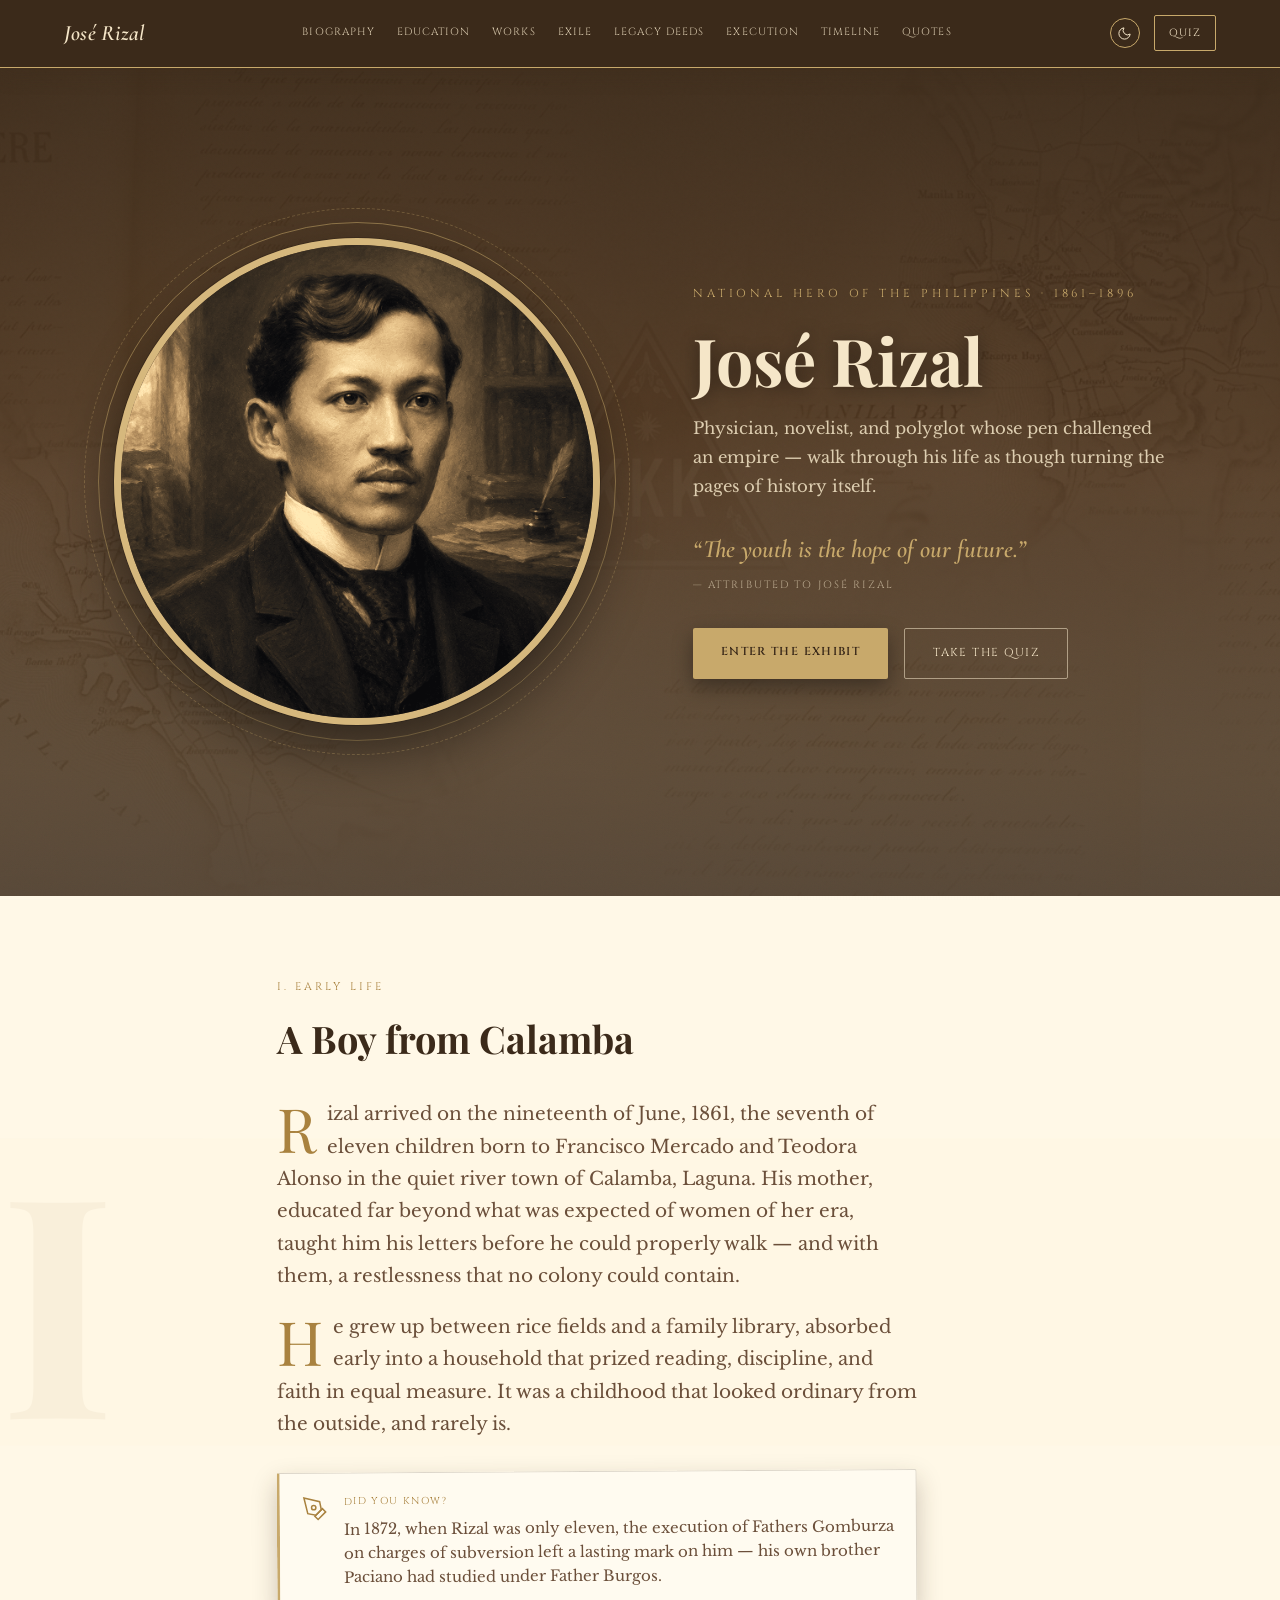
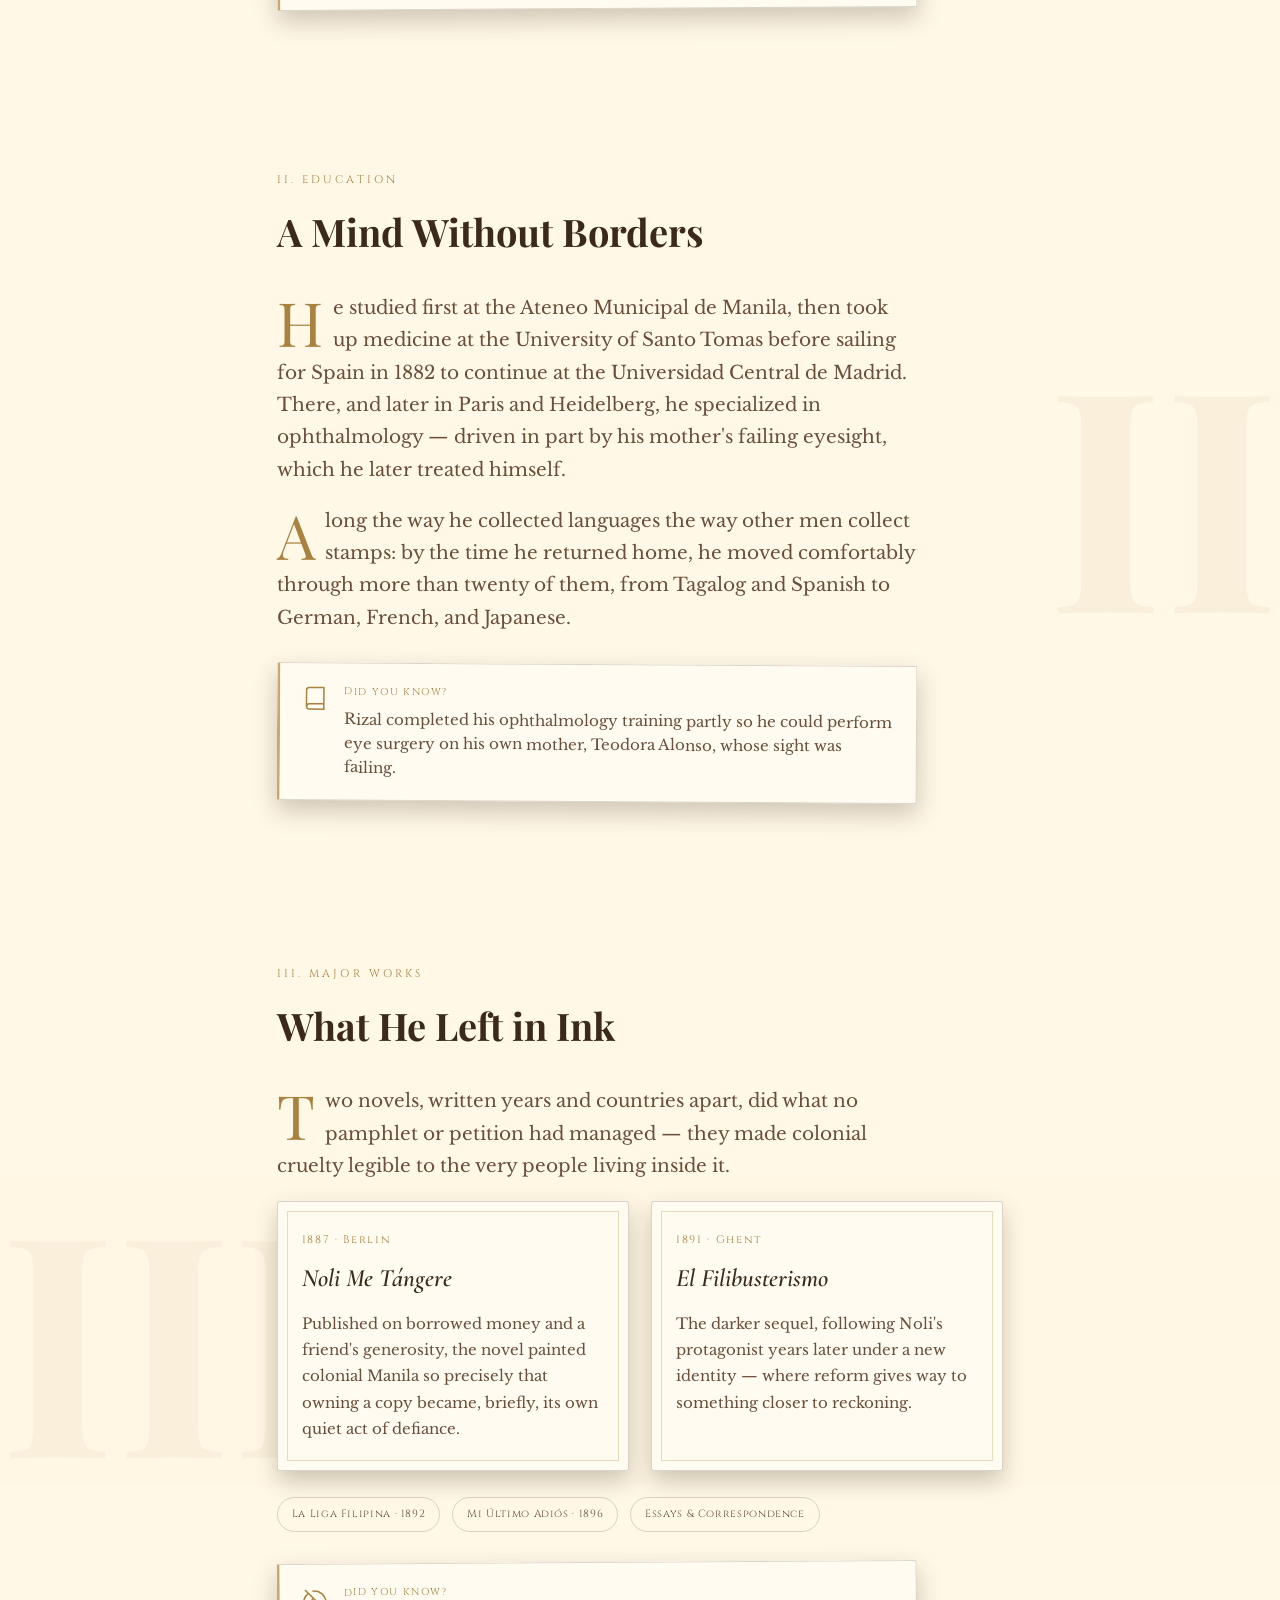
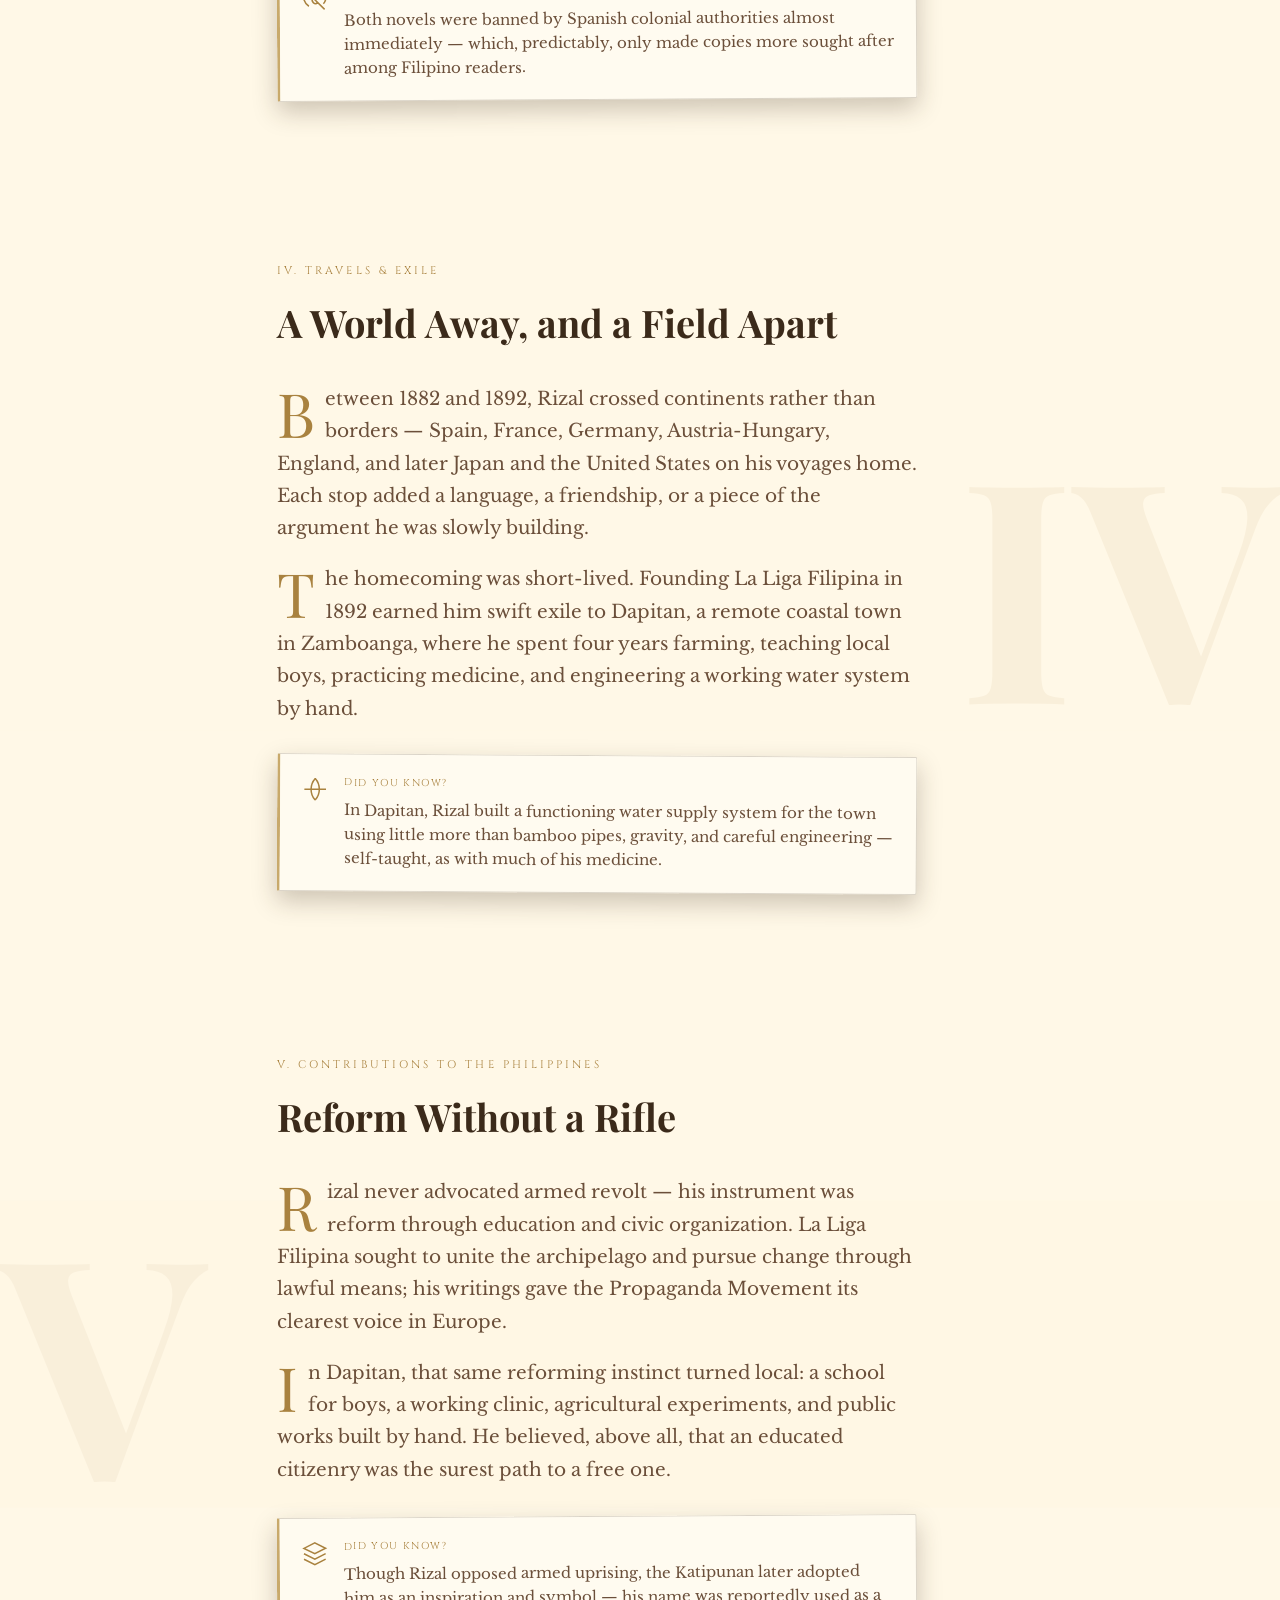
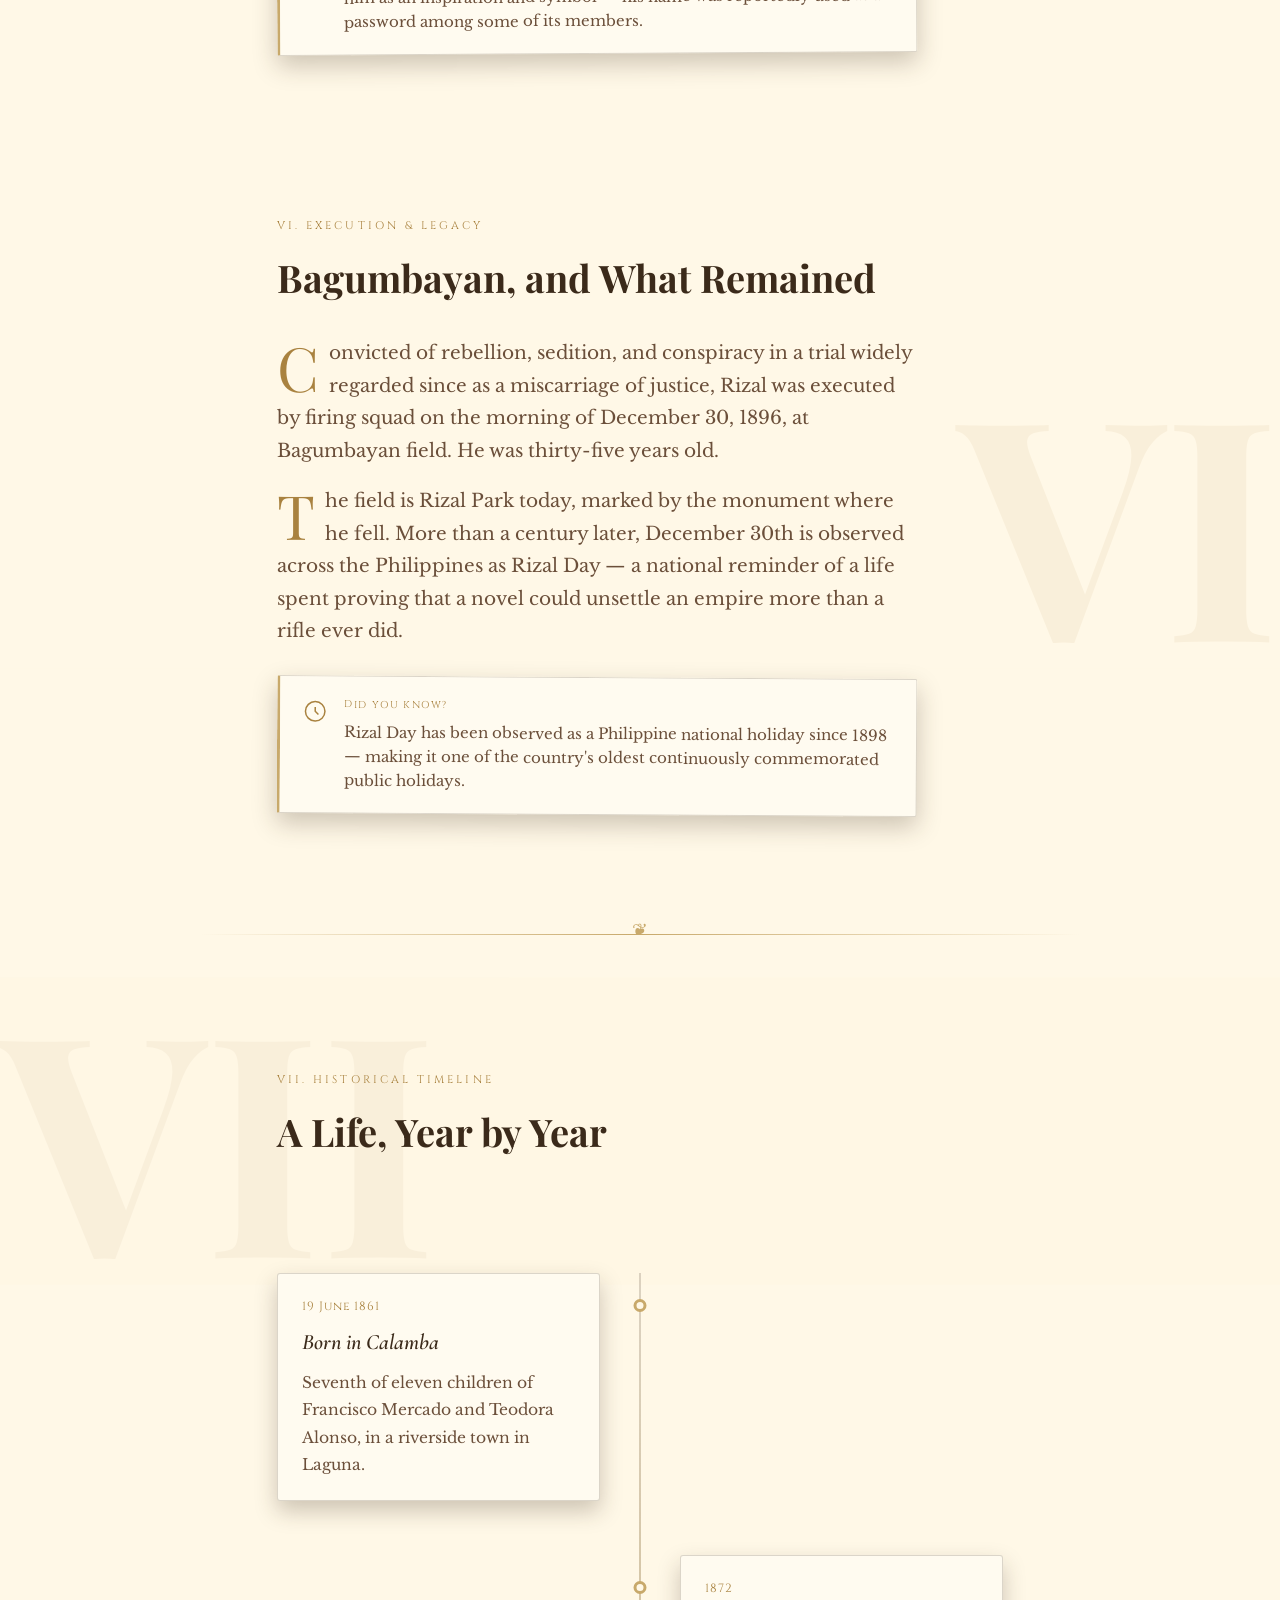
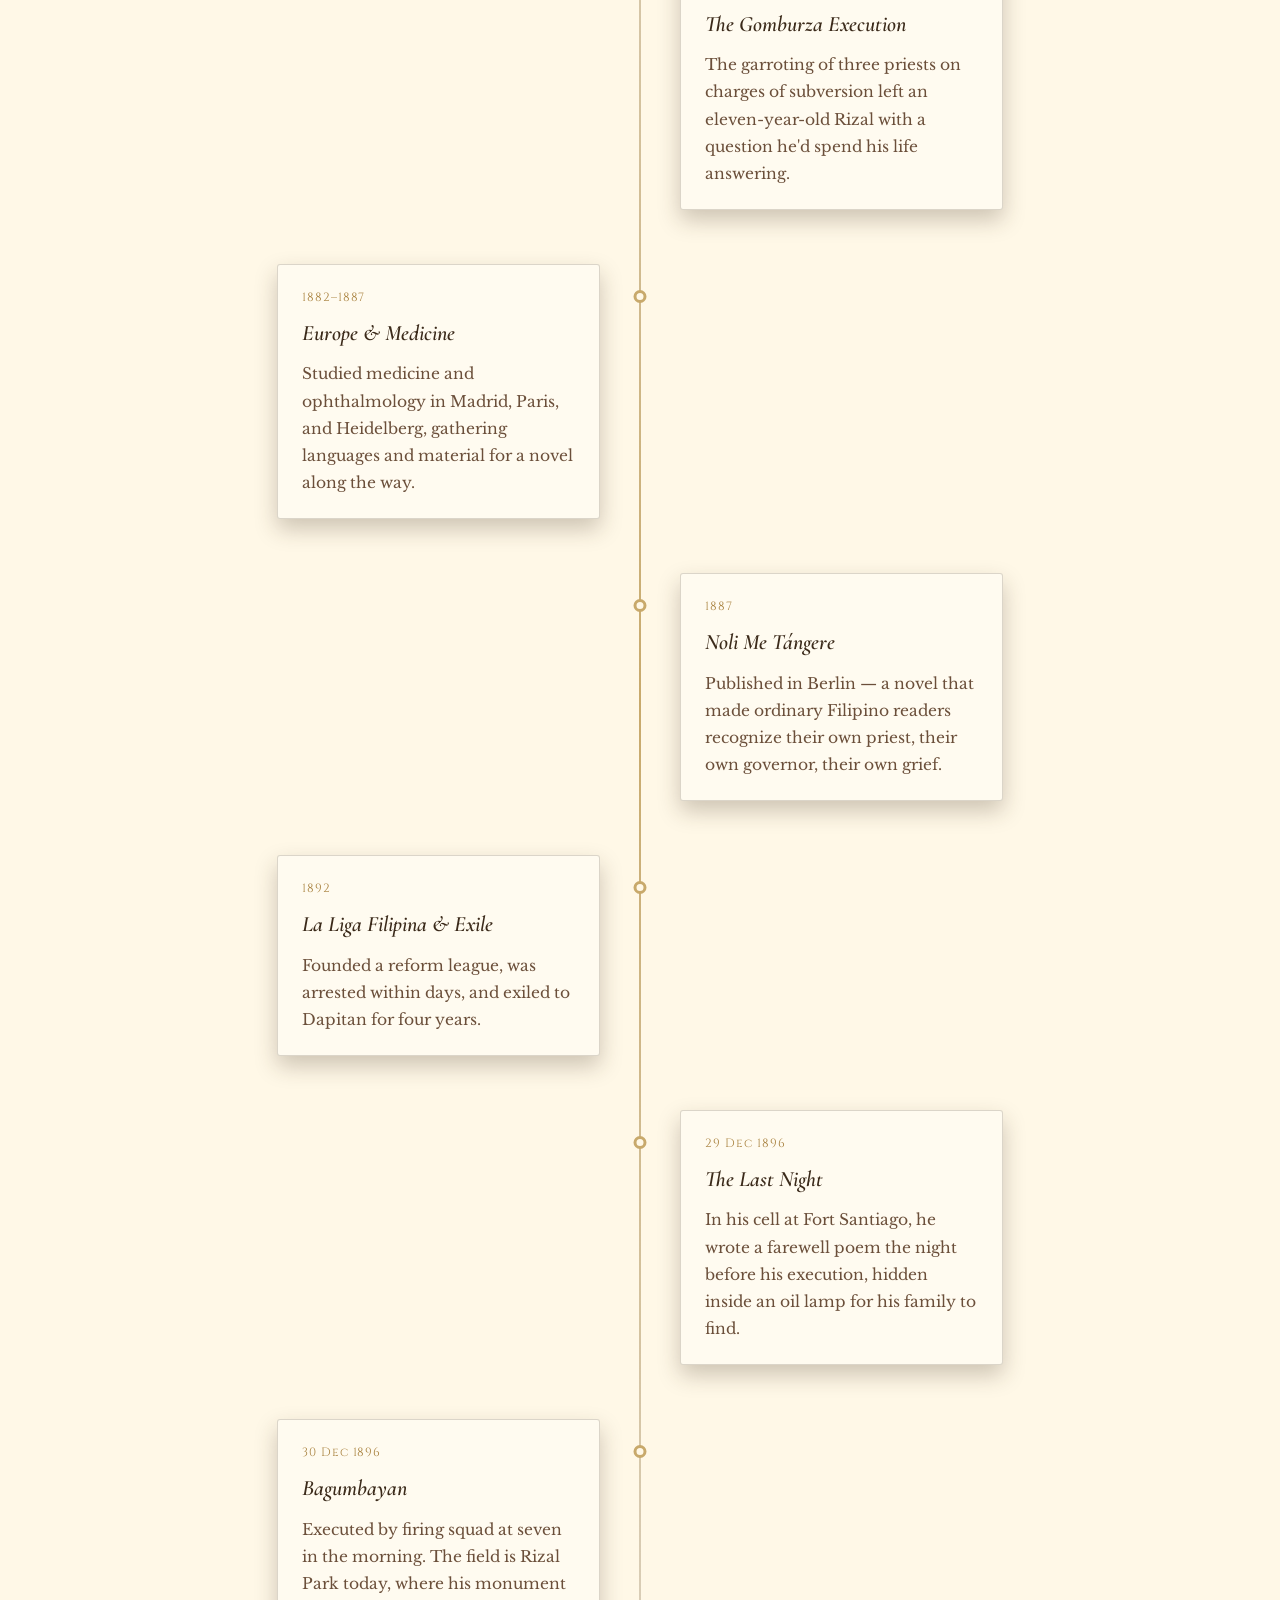
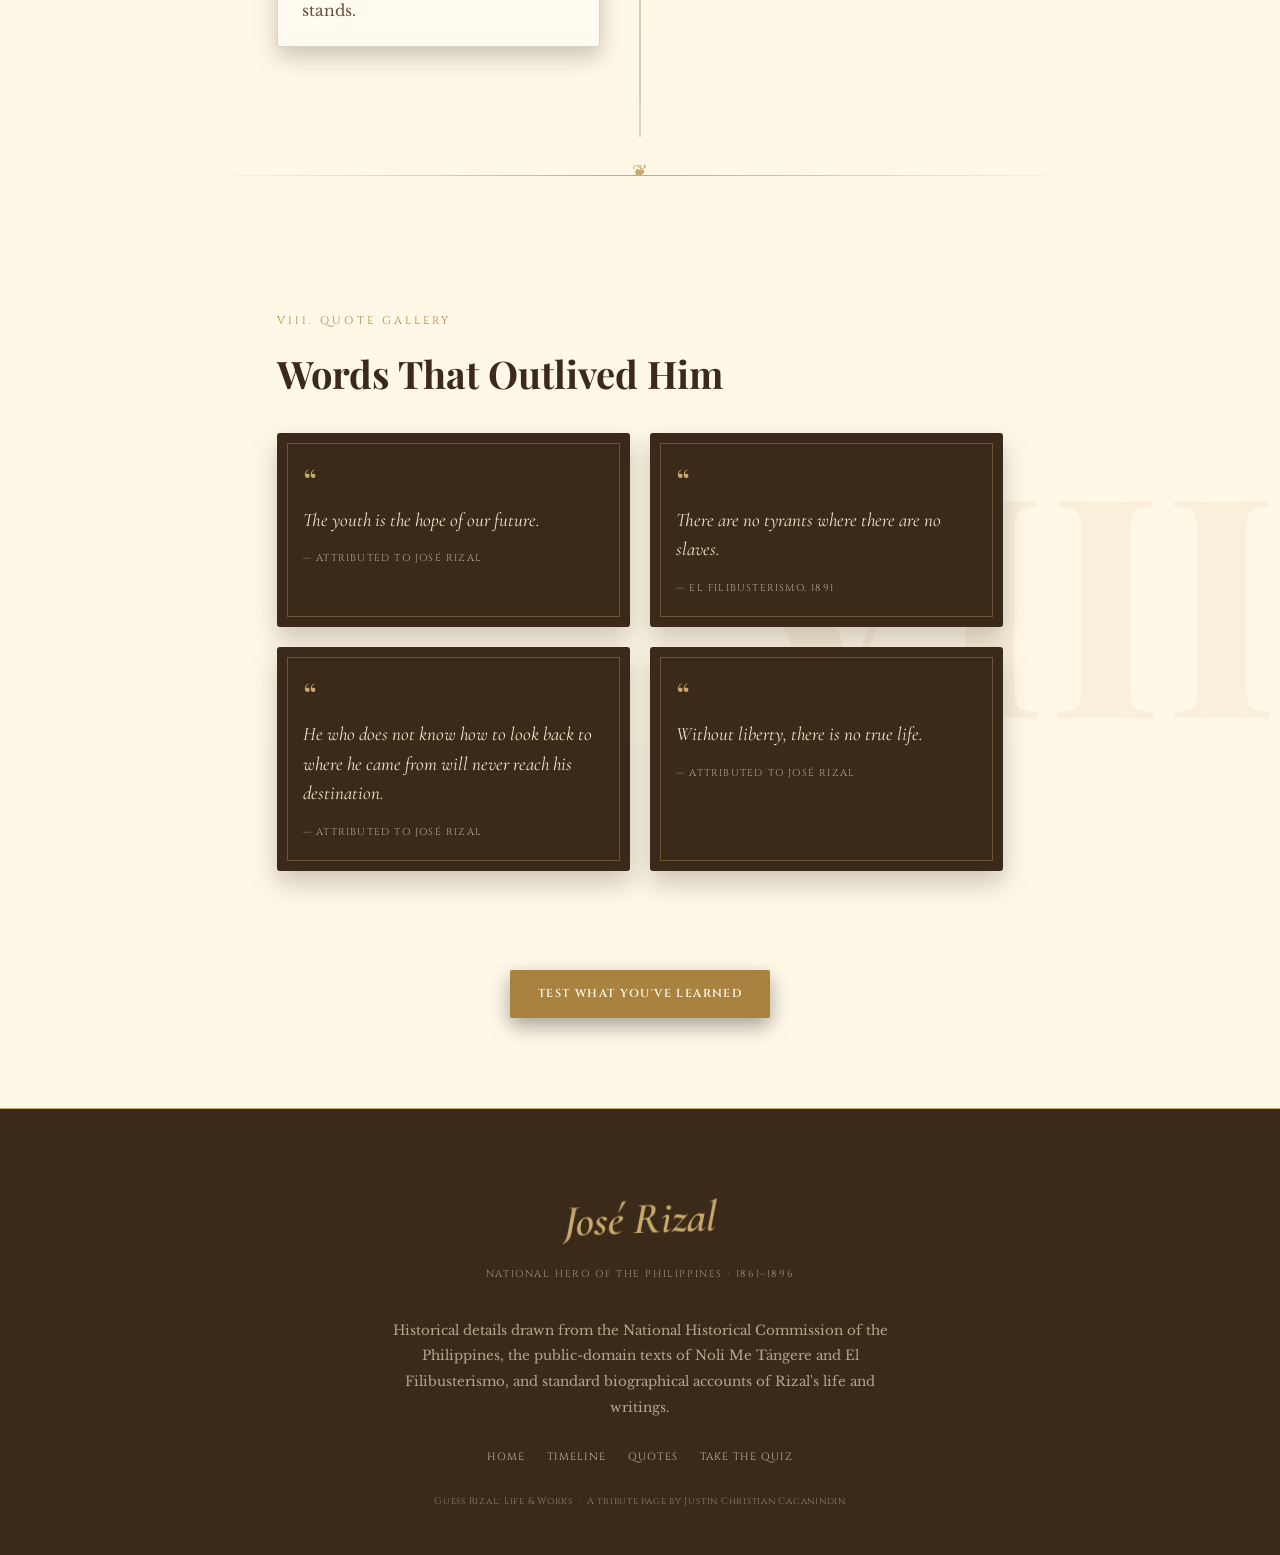
<file: index.html>
<!DOCTYPE html>
<html lang="en">
<head>
<meta charset="UTF-8">
<meta name="viewport" content="width=device-width, initial-scale=1.0">
<title>José Rizal — A Digital Exhibit</title>
<link rel="preconnect" href="https://fonts.googleapis.com">
<link rel="preconnect" href="https://fonts.gstatic.com" crossorigin>
<link href="https://fonts.googleapis.com/css2?family=Playfair+Display:ital,wght@0,500;0,600;0,700;1,500&family=Cormorant+Garamond:ital,wght@0,500;0,600;1,500;1,600&family=Libre+Baskerville:ital,wght@0,400;0,700;1,400&family=Cinzel:wght@500;600&display=swap" rel="stylesheet">
<link rel="stylesheet" href="css/style.css">
</head>
<body data-theme="light">

<div class="grain"></div>

<!--nav bar-->
<nav class="book-nav" id="bookNav">
  <a href="#hero" class="brand">José Rizal</a>
  <div class="links">
    <a href="#biography">Biography</a>
    <a href="#education">Education</a>
    <a href="#works">Works</a>
    <a href="#travels">Exile</a>
    <a href="#contributions">Legacy Deeds</a>
    <a href="#legacy">Execution</a>
    <a href="#timeline">Timeline</a>
    <a href="#quotes">Quotes</a>
  </div>
  <div class="right">
    <button class="theme-toggle" id="themeToggle" aria-label="Toggle dark mode" title="Toggle candlelight mode">
      <svg viewBox="0 0 24 24" fill="none" stroke="currentColor" stroke-width="1.6" id="themeIcon">
        <path d="M21 12.8A9 9 0 1111.2 3 7 7 0 0021 12.8z"/>
      </svg>
    </button>
    <a class="nav-quiz" href="rizal-quiz.html">Quiz</a>
  </div>
</nav>

<section id="hero" class="hero" style="padding:0;">
  <div class="hero-inner">
    <div class="hero-portrait-frame">
      <img src="images/jose-rizal-portrait.png" alt="Portrait of José Rizal"
           onerror="this.style.display='none'; this.nextElementSibling.style.display='flex';">
      <div class="hero-portrait-fallback">Add images/RizalPortrait.jpg to see his portrait here</div>
    </div>
    <div class="hero-content">
      <div class="hero-eyebrow">National Hero of the Philippines · 1861–1896</div>
      <h1 class="hero-title">José Rizal</h1>
      <p class="hero-sub">Physician, novelist, and polyglot whose pen challenged an empire — walk through his life as though turning the pages of history itself.</p>
      <p class="hero-quote">The youth is the hope of our future.</p>
      <div class="hero-quote-attr">— attributed to José Rizal</div>
      <div class="hero-cta">
        <a class="btn btn-solid" href="#biography">Enter the Exhibit</a>
        <a class="btn btn-line" href="rizal-quiz.html">Take the Quiz</a>
      </div>
    </div>
  </div>
</section>

<!-- ============ BIOGRAPHY ============ -->
<section id="biography" class="reveal" data-num="I" data-side="left">
  <div class="kicker">I. Early Life</div>
  <h2 class="sec-title">A Boy from Calamba</h2>
  <p class="lede">Rizal arrived on the nineteenth of June, 1861, the seventh of eleven children born to Francisco Mercado and Teodora Alonso in the quiet river town of Calamba, Laguna. His mother, educated far beyond what was expected of women of her era, taught him his letters before he could properly walk — and with them, a restlessness that no colony could contain.</p>
  <p class="lede">He grew up between rice fields and a family library, absorbed early into a household that prized reading, discipline, and faith in equal measure. It was a childhood that looked ordinary from the outside, and rarely is.</p>
  <div class="fact-card">
    <svg viewBox="0 0 24 24" fill="none" stroke="currentColor" stroke-width="1.4"><path d="M12 19l7-7 3 3-7 7-3-3z"/><path d="M18 13l-1.5-7.5L2 2l3.5 14.5L13 18l5-5z"/><circle cx="11" cy="11" r="2"/></svg>
    <div>
      <div class="fact-card-label">Did You Know?</div>
      <p>In 1872, when Rizal was only eleven, the execution of Fathers Gomburza on charges of subversion left a lasting mark on him — his own brother Paciano had studied under Father Burgos.</p>
    </div>
  </div>
</section>

<!-- ============ EDUCATION ============ -->
<section id="education" class="reveal" data-num="II" data-side="right">
  <div class="kicker">II. Education</div>
  <h2 class="sec-title">A Mind Without Borders</h2>
  <p class="lede">He studied first at the Ateneo Municipal de Manila, then took up medicine at the University of Santo Tomas before sailing for Spain in 1882 to continue at the Universidad Central de Madrid. There, and later in Paris and Heidelberg, he specialized in ophthalmology — driven in part by his mother's failing eyesight, which he later treated himself.</p>
  <p class="lede">Along the way he collected languages the way other men collect stamps: by the time he returned home, he moved comfortably through more than twenty of them, from Tagalog and Spanish to German, French, and Japanese.</p>
  <div class="fact-card">
    <svg viewBox="0 0 24 24" fill="none" stroke="currentColor" stroke-width="1.4"><path d="M4 19.5A2.5 2.5 0 016.5 17H20"/><path d="M6.5 2H20v20H6.5A2.5 2.5 0 014 19.5v-15A2.5 2.5 0 016.5 2z"/></svg>
    <div>
      <div class="fact-card-label">Did You Know?</div>
      <p>Rizal completed his ophthalmology training partly so he could perform eye surgery on his own mother, Teodora Alonso, whose sight was failing.</p>
    </div>
  </div>
</section>

<!-- ============ MAJOR WORKS ============ -->
<section id="works" class="reveal" data-num="III" data-side="left">
  <div class="kicker">III. Major Works</div>
  <h2 class="sec-title">What He Left in Ink</h2>
  <p class="lede">Two novels, written years and countries apart, did what no pamphlet or petition had managed — they made colonial cruelty legible to the very people living inside it.</p>
  <div class="works-grid">
    <div class="work-card">
      <div class="work-year">1887 · Berlin</div>
      <div class="work-title">Noli Me Tángere</div>
      <div class="work-desc">Published on borrowed money and a friend's generosity, the novel painted colonial Manila so precisely that owning a copy became, briefly, its own quiet act of defiance.</div>
    </div>
    <div class="work-card">
      <div class="work-year">1891 · Ghent</div>
      <div class="work-title">El Filibusterismo</div>
      <div class="work-desc">The darker sequel, following Noli's protagonist years later under a new identity — where reform gives way to something closer to reckoning.</div>
    </div>
  </div>
  <div class="minor-works">
    <span>La Liga Filipina · 1892</span>
    <span>Mi Último Adiós · 1896</span>
    <span>Essays &amp; Correspondence</span>
  </div>
  <div class="fact-card">
    <svg viewBox="0 0 24 24" fill="none" stroke="currentColor" stroke-width="1.4"><path d="M3 3l18 18M10.5 10.5a3 3 0 004.24 4.24M9.88 4.24A9.94 9.94 0 0112 4c5.5 0 9 4.5 10 8-.42 1.36-1.13 2.68-2.1 3.85M6.1 6.1C4.35 7.3 3 9.05 2 12c.79 2.55 2.4 4.66 4.5 6"/></svg>
    <div>
      <div class="fact-card-label">Did You Know?</div>
      <p>Both novels were banned by Spanish colonial authorities almost immediately — which, predictably, only made copies more sought after among Filipino readers.</p>
    </div>
  </div>
</section>

<!-- ============ TRAVELS & EXILE ============ -->
<section id="travels" class="reveal" data-num="IV" data-side="right">
  <div class="kicker">IV. Travels &amp; Exile</div>
  <h2 class="sec-title">A World Away, and a Field Apart</h2>
  <p class="lede">Between 1882 and 1892, Rizal crossed continents rather than borders — Spain, France, Germany, Austria-Hungary, England, and later Japan and the United States on his voyages home. Each stop added a language, a friendship, or a piece of the argument he was slowly building.</p>
  <p class="lede">The homecoming was short-lived. Founding La Liga Filipina in 1892 earned him swift exile to Dapitan, a remote coastal town in Zamboanga, where he spent four years farming, teaching local boys, practicing medicine, and engineering a working water system by hand.</p>
  <div class="fact-card">
    <svg viewBox="0 0 24 24" fill="none" stroke="currentColor" stroke-width="1.4"><path d="M2 12h20M12 2a15 15 0 010 20M12 2a15 15 0 000 20"/></svg>
    <div>
      <div class="fact-card-label">Did You Know?</div>
      <p>In Dapitan, Rizal built a functioning water supply system for the town using little more than bamboo pipes, gravity, and careful engineering — self-taught, as with much of his medicine.</p>
    </div>
  </div>
</section>

<!-- ============ CONTRIBUTIONS ============ -->
<section id="contributions" class="reveal" data-num="V" data-side="left">
  <div class="kicker">V. Contributions to the Philippines</div>
  <h2 class="sec-title">Reform Without a Rifle</h2>
  <p class="lede">Rizal never advocated armed revolt — his instrument was reform through education and civic organization. La Liga Filipina sought to unite the archipelago and pursue change through lawful means; his writings gave the Propaganda Movement its clearest voice in Europe.</p>
  <p class="lede">In Dapitan, that same reforming instinct turned local: a school for boys, a working clinic, agricultural experiments, and public works built by hand. He believed, above all, that an educated citizenry was the surest path to a free one.</p>
  <div class="fact-card">
    <svg viewBox="0 0 24 24" fill="none" stroke="currentColor" stroke-width="1.4"><path d="M12 2L2 7l10 5 10-5-10-5z"/><path d="M2 17l10 5 10-5M2 12l10 5 10-5"/></svg>
    <div>
      <div class="fact-card-label">Did You Know?</div>
      <p>Though Rizal opposed armed uprising, the Katipunan later adopted him as an inspiration and symbol — his name was reportedly used as a password among some of its members.</p>
    </div>
  </div>
</section>

<!-- ============ EXECUTION & LEGACY ============ -->
<section id="legacy" class="reveal" data-num="VI" data-side="right">
  <div class="kicker">VI. Execution &amp; Legacy</div>
  <h2 class="sec-title">Bagumbayan, and What Remained</h2>
  <p class="lede">Convicted of rebellion, sedition, and conspiracy in a trial widely regarded since as a miscarriage of justice, Rizal was executed by firing squad on the morning of December 30, 1896, at Bagumbayan field. He was thirty-five years old.</p>
  <p class="lede">The field is Rizal Park today, marked by the monument where he fell. More than a century later, December 30th is observed across the Philippines as Rizal Day — a national reminder of a life spent proving that a novel could unsettle an empire more than a rifle ever did.</p>
  <div class="fact-card">
    <svg viewBox="0 0 24 24" fill="none" stroke="currentColor" stroke-width="1.4"><path d="M12 8v4l3 3"/><circle cx="12" cy="12" r="9"/></svg>
    <div>
      <div class="fact-card-label">Did You Know?</div>
      <p>Rizal Day has been observed as a Philippine national holiday since 1898 — making it one of the country's oldest continuously commemorated public holidays.</p>
    </div>
  </div>
</section>

<hr class="flourish">

<!-- ============ TIMELINE ============ -->
<section id="timeline" data-num="VII" data-side="left">
  <div class="kicker">VII. Historical Timeline</div>
  <h2 class="sec-title">A Life, Year by Year</h2>
</section>

<div class="timeline">
  <div class="tl-row left">
    <div class="tl-dot"></div>
    <div class="tl-card">
      <div class="tl-year">19 June 1861</div>
      <div class="tl-head">Born in Calamba</div>
      <div class="tl-body">Seventh of eleven children of Francisco Mercado and Teodora Alonso, in a riverside town in Laguna.</div>
    </div>
  </div>
  <div class="tl-row right">
    <div class="tl-dot"></div>
    <div class="tl-card">
      <div class="tl-year">1872</div>
      <div class="tl-head">The Gomburza Execution</div>
      <div class="tl-body">The garroting of three priests on charges of subversion left an eleven-year-old Rizal with a question he'd spend his life answering.</div>
    </div>
  </div>
  <div class="tl-row left">
    <div class="tl-dot"></div>
    <div class="tl-card">
      <div class="tl-year">1882–1887</div>
      <div class="tl-head">Europe &amp; Medicine</div>
      <div class="tl-body">Studied medicine and ophthalmology in Madrid, Paris, and Heidelberg, gathering languages and material for a novel along the way.</div>
    </div>
  </div>
  <div class="tl-row right">
    <div class="tl-dot"></div>
    <div class="tl-card">
      <div class="tl-year">1887</div>
      <div class="tl-head">Noli Me Tángere</div>
      <div class="tl-body">Published in Berlin — a novel that made ordinary Filipino readers recognize their own priest, their own governor, their own grief.</div>
    </div>
  </div>
  <div class="tl-row left">
    <div class="tl-dot"></div>
    <div class="tl-card">
      <div class="tl-year">1892</div>
      <div class="tl-head">La Liga Filipina &amp; Exile</div>
      <div class="tl-body">Founded a reform league, was arrested within days, and exiled to Dapitan for four years.</div>
    </div>
  </div>
  <div class="tl-row right">
    <div class="tl-dot"></div>
    <div class="tl-card">
      <div class="tl-year">29 Dec 1896</div>
      <div class="tl-head">The Last Night</div>
      <div class="tl-body">In his cell at Fort Santiago, he wrote a farewell poem the night before his execution, hidden inside an oil lamp for his family to find.</div>
    </div>
  </div>
  <div class="tl-row left">
    <div class="tl-dot"></div>
    <div class="tl-card">
      <div class="tl-year">30 Dec 1896</div>
      <div class="tl-head">Bagumbayan</div>
      <div class="tl-body">Executed by firing squad at seven in the morning. The field is Rizal Park today, where his monument stands.</div>
    </div>
  </div>
</div>

<hr class="flourish">

<!-- ============ QUOTE GALLERY ============ -->
<section id="quotes" class="reveal" data-num="VIII" data-side="right">
  <div class="kicker">VIII. Quote Gallery</div>
  <h2 class="sec-title">Words That Outlived Him</h2>
  <div class="quote-grid">
    <div class="quote-card">
      <div class="qmark">&ldquo;</div>
      <div class="qtext">The youth is the hope of our future.</div>
      <div class="qattr">— attributed to José Rizal</div>
    </div>
    <div class="quote-card">
      <div class="qmark">&ldquo;</div>
      <div class="qtext">There are no tyrants where there are no slaves.</div>
      <div class="qattr">— El Filibusterismo, 1891</div>
    </div>
    <div class="quote-card">
      <div class="qmark">&ldquo;</div>
      <div class="qtext">He who does not know how to look back to where he came from will never reach his destination.</div>
      <div class="qattr">— attributed to José Rizal</div>
    </div>
    <div class="quote-card">
      <div class="qmark">&ldquo;</div>
      <div class="qtext">Without liberty, there is no true life.</div>
      <div class="qattr">— attributed to José Rizal</div>
    </div>
  </div>
</section>

<div class="reveal" style="text-align:center; padding:2vh 6vw 10vh;">
  <a class="btn btn-solid" href="rizal-quiz.html" style="background:var(--accent-deep); color:var(--c-cream);">Test What You've Learned</a>
</div>

<!-- ============ FOOTER ============ -->
<footer>
  <div class="signature">José Rizal</div>
  <div class="signature-caption">National Hero of the Philippines · 1861–1896</div>
  <p class="footer-refs">Historical details drawn from the National Historical Commission of the Philippines, the public-domain texts of Noli Me Tángere and El Filibusterismo, and standard biographical accounts of Rizal's life and writings.</p>
  <div class="footer-links">
    <a href="#hero">Home</a>
    <a href="#timeline">Timeline</a>
    <a href="#quotes">Quotes</a>
    <a href="rizal-quiz.html">Take the Quiz</a>
  </div>
  <div class="footer-copy">Guess Rizal: Life &amp; Works &nbsp;·&nbsp; A tribute page by Justin Christian Cacanindin</div>
</footer>

<script>
  // scroll reveal
  const io = new IntersectionObserver((entries)=>{
    entries.forEach(e=>{ if(e.isIntersecting){ e.target.classList.add('in'); } });
  }, {threshold:0.12});
  document.querySelectorAll('.reveal').forEach(el=>io.observe(el));

  // timeline alternating slide-in
  const tio = new IntersectionObserver((entries)=>{
    entries.forEach(e=>{ if(e.isIntersecting){ e.target.classList.add('in'); } });
  }, {threshold:0.25});
  document.querySelectorAll('.tl-row').forEach(el=>tio.observe(el));

  // dark mode toggle with persistence
  const themeToggle = document.getElementById('themeToggle');
  const themeIcon = document.getElementById('themeIcon');
  const sunPath = 'M12 4V2M12 22v-2M4.9 4.9L3.5 3.5M20.5 20.5l-1.4-1.4M4 12H2M22 12h-2M4.9 19.1l-1.4 1.4M20.5 3.5l-1.4 1.4M12 17a5 5 0 100-10 5 5 0 000 10z';
  const moonPath = 'M21 12.8A9 9 0 1111.2 3 7 7 0 0021 12.8z';

  function applyTheme(theme){
    document.body.setAttribute('data-theme', theme);
    themeIcon.setAttribute('d', theme === 'dark' ? sunPath : moonPath);
  }

  let saved = 'light';
  try{ saved = localStorage.getItem('rizal-theme') || 'light'; }catch(e){}
  applyTheme(saved);

  themeToggle.addEventListener('click', ()=>{
    const next = document.body.getAttribute('data-theme') === 'dark' ? 'light' : 'dark';
    applyTheme(next);
    try{ localStorage.setItem('rizal-theme', next); }catch(e){}
  });
</script>

</body>
</html>
</file>
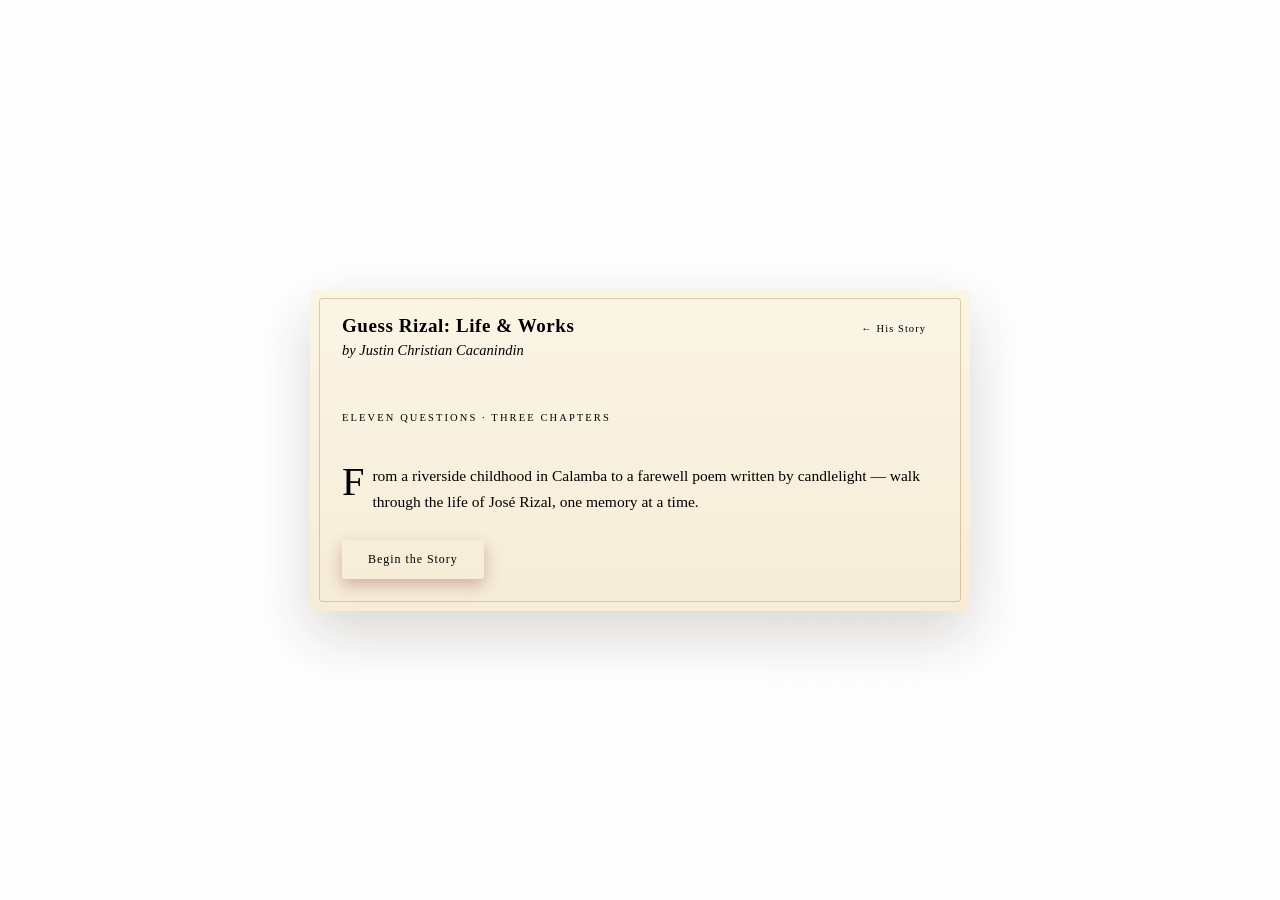
<file: rizal-quiz.html>
<!DOCTYPE html>
<html lang="en">
<head>
<meta charset="UTF-8">
<meta name="viewport" content="width=device-width, initial-scale=1.0">
<title>Guess Rizal: Life & Works</title>
<link rel="preconnect" href="https://fonts.googleapis.com">
<link rel="preconnect" href="https://fonts.gstatic.com" crossorigin>
<link href="https://fonts.googleapis.com/css2?family=Playfair+Display:ital,wght@0,500;0,600;0,700;1,500&family=Cormorant+Garamond:ital,wght@0,400;0,500;0,600;1,400;1,500&family=Libre+Baskerville:ital,wght@0,400;0,700;1,400&family=Cinzel:wght@500;600&display=swap" rel="stylesheet">
<style>
<!-- style design-->
  :root{
    --parchment:#F5E6C8;
    --parchment-deep:#ecd8a8;
    --parchment-edge:#d8be86;
    --cream:#FFF8E7;
    --cream-deep:#f2e4bf;
    --maroon:#6B4F3A;
    --maroon-deep:#3B2A1A;
    --gold:#a9823f;
    --gold-bright:#C8A96B;
    --ink:#3B2A1A;
    --ink-soft:#6B4F3A;
    --display:'Cinzel', serif;
    --script:'Cormorant Garamond', serif;
    --body:'Libre Baskerville', 'Georgia', serif;
    --heading:'Playfair Display', serif;
  }
  *{box-sizing:border-box;}
  body{
    margin:0;
    background:
      radial-gradient(ellipse at top left, rgba(122,31,43,0.05), transparent 55%),
      radial-gradient(ellipse at bottom right, rgba(168,121,31,0.07), transparent 55%),
      var(--parchment);
    color:var(--ink);
    font-family:var(--body);
    min-height:100vh;
    display:flex;
    align-items:center;
    justify-content:center;
    padding:24px;
  }

  body::before{
    content:"";
    position:fixed;
    inset:0;
    pointer-events:none;
    z-index:0;
    opacity:0.5;
    background-image:
      repeating-linear-gradient(0deg, rgba(0,0,0,0.015) 0px, transparent 1px, transparent 2px),
      repeating-linear-gradient(90deg, rgba(0,0,0,0.012) 0px, transparent 1px, transparent 3px);
  }

  .stage{
    width:100%;
    max-width:660px;
    background:linear-gradient(180deg, #fbf5e6, #f6ecd7);
    border:1px solid var(--parchment-edge);
    border-radius:6px;
    position:relative;
    z-index:1;
    box-shadow:0 24px 60px rgba(42,31,20,0.18);
    animation:riseIn .6s ease both;
  }
  @keyframes riseIn{
    from{opacity:0; transform:translateY(14px);}
    to{opacity:1; transform:translateY(0);}
  }
  .stage::before{
    content:"";
    position:absolute;
    top:9px; left:9px; right:9px; bottom:9px;
    border:1px solid rgba(168,121,31,0.35);
    border-radius:3px;
    pointer-events:none;
  }

  header{
    padding:26px 32px 18px;
    border-bottom:2px double var(--gold);
    display:flex;
    align-items:baseline;
    justify-content:space-between;
    gap:14px;
    flex-wrap:wrap;
  }
  header h1{
    font-family:var(--heading);
    font-size:19px;
    font-weight:600;
    letter-spacing:0.03em;
    margin:0;
    color:var(--maroon-deep);
  }
  header .byline{
    font-family:var(--script);
    font-style:italic;
    font-size:14.5px;
    color:var(--ink-soft);
    display:block;
    margin-top:5px;
    font-weight:400;
  }
  header .home-link{
    font-family:var(--display);
    font-size:10.5px;
    letter-spacing:0.1em;
    text-decoration:none;
    color:var(--maroon);
    border:1px solid var(--gold);
    padding:7px 12px;
    border-radius:2px;
    white-space:nowrap;
    transition:background .2s ease;
  }
  header .home-link:hover{background:rgba(168,121,31,0.1);}

  .content{padding:30px 32px 32px;}

  .level-track{
    display:flex;
    gap:6px;
    margin-bottom:20px;
  }
  .level-pill{
    flex:1;
    text-align:center;
    padding:8px 4px;
    font-family:var(--display);
    font-size:10px;
    letter-spacing:0.06em;
    border-radius:3px;
    color:var(--maroon-deep);
    background:var(--cream-deep);
    border:1px solid transparent;
    transition:all .3s ease;
  }
  .level-pill.active{background:var(--maroon); color:var(--parchment); border-color:var(--maroon-deep);}
  .level-pill.done{background:var(--gold-bright); color:var(--maroon-deep);}

  .dots{display:flex;gap:7px;margin-bottom:22px;}
  .dots i{
    width:7px;height:7px;border-radius:50%;
    background:var(--parchment-edge);
    display:block;
    transition:all .3s ease;
  }
  .dots i.done{background:var(--gold-bright);}
  .dots i.current{background:var(--maroon); transform:scale(1.3);}

  .scene{
    width:100%;
    aspect-ratio:16/9;
    background:var(--cream-deep);
    border-radius:4px;
    overflow:hidden;
    margin-bottom:22px;
    position:relative;
    border:1px solid var(--parchment-edge);
    box-shadow:inset 0 0 0 6px #fbf5e6;
  }
  .scene::after{
    content:"";
    position:absolute; inset:0;
    box-shadow:inset 0 0 40px rgba(42,31,20,0.18);
    pointer-events:none;
  }
  .scene img{
    width:100%;
    height:100%;
    object-fit:contain;
    filter:sepia(0.15) contrast(1.02);
  }

  .qtext{
    font-family:var(--script);
    font-style:italic;
    font-weight:600;
    font-size:23px;
    line-height:1.4;
    color:var(--ink);
    margin-bottom:20px;
  }

  .choices{display:grid;gap:10px;margin-bottom:4px;}
  .choice{
    text-align:left;
    font-family:var(--body);
    font-size:15px;
    padding:13px 16px;
    background:var(--cream);
    border:1px solid var(--parchment-edge);
    border-radius:4px;
    cursor:pointer;
    color:var(--ink);
    transition:background .18s ease, transform .12s ease, border-color .18s ease;
    position:relative;
  }
  .choice:hover:not(:disabled){background:var(--cream-deep); transform:translateX(3px); border-color:var(--gold);}
  .choice.correct{
    background:rgba(201,162,39,0.28);
    border-color:var(--gold-bright);
    font-weight:600;
    animation:pulseCorrect .5s ease;
  }
  @keyframes pulseCorrect{
    0%{box-shadow:0 0 0 0 rgba(201,162,39,0.5);}
    100%{box-shadow:0 0 0 8px rgba(201,162,39,0);}
  }
  .choice.wrong{background:rgba(122,31,43,0.1); border-color:rgba(122,31,43,0.3); opacity:0.65;}
  .choice:disabled{cursor:default;}

  .feedback{
    margin-top:18px;
    padding:16px 18px;
    background:var(--maroon-deep);
    color:var(--parchment);
    border-radius:4px;
    font-size:14.5px;
    line-height:1.65;
    animation:fadeSlide .4s ease both;
  }
  @keyframes fadeSlide{
    from{opacity:0; transform:translateY(-6px);}
    to{opacity:1; transform:translateY(0);}
  }
  .feedback .verdict{
    font-family:var(--display);
    font-size:12px;
    letter-spacing:0.1em;
    font-weight:600;
    margin-bottom:6px;
    color:var(--gold-bright);
    text-transform:uppercase;
  }

  .footer-row{
    display:flex;
    justify-content:space-between;
    align-items:center;
    margin-top:22px;
  }
  .score-tag{
    font-family:var(--display);
    font-size:11px;
    letter-spacing:0.06em;
    color:var(--maroon-deep);
  }

  button.primary{
    font-family:var(--display);
    letter-spacing:0.08em;
    background:var(--maroon);
    color:var(--parchment);
    border:1px solid var(--maroon-deep);
    border-radius:3px;
    padding:12px 26px;
    font-size:12px;
    cursor:pointer;
    transition:transform .2s ease, box-shadow .2s ease, opacity .2s ease;
    box-shadow:0 6px 16px rgba(122,31,43,0.3);
  }
  button.primary:hover:not(:disabled){transform:translateY(-2px); box-shadow:0 10px 22px rgba(122,31,43,0.4);}
  button.primary:disabled{opacity:0.35; cursor:default; box-shadow:none;}

  .lede{font-size:15.5px;line-height:1.7;color:var(--ink-soft);margin-bottom:24px;}
  .lede::first-letter{
    font-family:var(--display);
    font-size:2.6em;
    float:left;
    line-height:0.75;
    padding:4px 8px 0 0;
    color:var(--maroon);
  }

  .intro-badge{
    display:inline-block;
    font-family:var(--display);
    font-size:10.5px;
    letter-spacing:0.2em;
    text-transform:uppercase;
    color:var(--maroon);
    border-bottom:1px solid var(--gold);
    padding-bottom:6px;
    margin-bottom:18px;
  }

  .level-title{
    font-family:var(--script);
    font-style:italic;
    font-weight:600;
    font-size:26px;
    margin:2px 0 10px;
    color:var(--maroon-deep);
  }
  .end-score{
    font-family:var(--display);
    font-size:48px;
    font-weight:600;
    margin:8px 0;
    color:var(--maroon-deep);
    letter-spacing:0.02em;
  }
  .reflect p{
    font-size:15px;
    line-height:1.7;
    margin-top:10px;
    color:var(--ink-soft);
    font-family:var(--script);
    font-style:italic;
    font-size:19px;
  }

  hr.flourish{
    border:none;
    text-align:center;
    margin:22px 0;
  }
  hr.flourish::before{
    content:"❦";
    display:block;
    font-size:15px;
    color:var(--gold);
    text-align:center;
    position:relative;
  }
  hr.flourish::after{
    content:"";
    display:block;
    height:1px;
    width:100%;
    background:linear-gradient(90deg, transparent, var(--gold-bright) 50%, transparent);
    margin-top:-11px;
    z-index:-1;
  }

  @media (max-width:520px){
    header{padding:20px 22px 14px;}
    .content{padding:22px 22px 26px;}
    .qtext{font-size:20px;}
  }
</style>
</head>
<body>
<div class="stage">
  <header>
    <div>
      <h1>Guess Rizal: Life &amp; Works</h1>
      <span class="byline">by Justin Christian Cacanindin</span>
    </div>
    <a class="home-link" href="index.html">&larr; His Story</a>
  </header>
  <div class="content" id="app"></div>
</div>

<script>
const LEVELS = [
  {
    name:"Early Life",
    questions:[
      {
        scene:"house",
        q:"Rizal was born in this riverside town in Laguna in 1861 — where?",
        choices:[
          {label:"Calamba", correct:true},
          {label:"Dapitan", correct:false},
          {label:"Malolos", correct:false},
          {label:"Vigan", correct:false},
        ],
        fact:"Rizal was born on June 19, 1861, in Calamba, Laguna, the seventh of eleven children of Francisco Mercado and Teodora Alonso."
      },
      {
        scene:"family",
        q:"Where did Rizal fall among his eleven brothers and sisters?",
        choices:[
          {label:"The seventh child", correct:true},
          {label:"The eldest child", correct:false},
          {label:"An only child", correct:false},
          {label:"The youngest child", correct:false},
        ],
        fact:"He was the seventh of eleven children — his eldest sister Saturnina was born first, and his younger sister Soledad was the last."
      },
      {
        scene:"candle-book",
        q:"His mother, Teodora Alonso, is widely credited with teaching him what — at a very young age?",
        choices:[
          {label:"To read and love books", correct:true},
          {label:"To fence with a sword", correct:false},
          {label:"To navigate by the stars", correct:false},
          {label:"To paint portraits", correct:false},
        ],
        fact:"Teodora Alonso was well-educated for her time and personally taught young Rizal his letters, sparking the lifelong love of reading that shaped his later works."
      },
    ]
  },
  {
    name:"Education & Works",
    questions:[
      {
        scene:"eye-chart",
        q:"Rizal studied medicine in Spain, specializing in which field?",
        choices:[
          {label:"Ophthalmology (eye medicine)", correct:true},
          {label:"Cardiology", correct:false},
          {label:"Dentistry", correct:false},
          {label:"Pediatrics", correct:false},
        ],
        fact:"He specialized in ophthalmology partly because his mother was losing her eyesight — he later performed eye surgery on her in the Philippines."
      },
      {
        scene:"quill-globe",
        q:"Rizal wrote his first novel, Noli Me Tángere, while living where?",
        choices:[
          {label:"Berlin, Germany", correct:true},
          {label:"Manila, Philippines", correct:false},
          {label:"Tokyo, Japan", correct:false},
          {label:"New York, USA", correct:false},
        ],
        fact:"Rizal completed and published Noli Me Tángere in Berlin in 1887, using savings and help from a friend, Maximo Viola, to print it."
      },
      {
        scene:"two-books",
        q:"What is the title of Rizal's sequel to Noli Me Tángere?",
        choices:[
          {label:"El Filibusterismo", correct:true},
          {label:"Mi Último Adiós", correct:false},
          {label:"Makamisa", correct:false},
          {label:"La Solidaridad", correct:false},
        ],
        fact:"El Filibusterismo (1891) is the darker, more radical sequel, following Noli's protagonist years later under a new identity."
      },
      {
        scene:"speech-bubbles",
        q:"Rizal was famously a polyglot. Roughly how many languages could he use?",
        choices:[
          {label:"More than 20", correct:true},
          {label:"Exactly 2", correct:false},
          {label:"5, all Philippine languages", correct:false},
          {label:"None besides Spanish", correct:false},
        ],
        fact:"Estimates vary, but Rizal is widely documented to have studied and used over twenty languages, including Tagalog, Spanish, German, French, English, and Japanese."
      },
    ]
  },
  {
    name:"Legacy & Sacrifice",
    questions:[
      {
        scene:"circle-people",
        q:"In 1892, Rizal founded this civic organization promoting unity and reform.",
        choices:[
          {label:"La Liga Filipina", correct:true},
          {label:"The Katipunan", correct:false},
          {label:"Cofradia de San Jose", correct:false},
          {label:"Comite de Propaganda", correct:false},
        ],
        fact:"La Liga Filipina aimed to unite the archipelago, promote mutual aid, and pursue reform — Rizal was arrested and exiled shortly after founding it."
      },
      {
        scene:"island",
        q:"After founding La Liga Filipina, Rizal was exiled by Spanish authorities to which remote town?",
        choices:[
          {label:"Dapitan, Zamboanga", correct:true},
          {label:"Baguio", correct:false},
          {label:"Cebu City", correct:false},
          {label:"Palawan", correct:false},
        ],
        fact:"Rizal spent four years in exile in Dapitan (1892–1896), where he practiced medicine, taught, farmed, and built a water system for the town."
      },
      {
        scene:"candle-paper",
        q:"The night before his execution, Rizal wrote this farewell poem, later smuggled out to his family.",
        choices:[
          {label:"Mi Último Adiós", correct:true},
          {label:"A Filipinas", correct:false},
          {label:"Sa Aking mga Kabata", correct:false},
          {label:"Himno al Trabajo", correct:false},
        ],
        fact:"Mi Último Adiós (\"My Last Farewell\") was written the night of December 29, 1896, and has since been translated into dozens of languages."
      },
      {
        scene:"monument",
        q:"Where was Rizal executed on December 30, 1896?",
        choices:[
          {label:"Bagumbayan (present-day Rizal Park / Luneta)", correct:true},
          {label:"Fort Pilar, Zamboanga", correct:false},
          {label:"Intramuros' Plaza Roma", correct:false},
          {label:"Malacañang grounds", correct:false},
        ],
        fact:"Rizal was executed by firing squad at Bagumbayan field, now Rizal Park in Manila, where his monument stands today."
      },
    ]
  },
];

let levelIdx = -1;
let qIdx = 0;
let totalScore = 0;
let answered = false;

const TOTAL_Q = LEVELS.reduce((s,l)=>s+l.questions.length,0);

const IMAGES = {
  house: "images/CalambaHouse.jpg" ,
  family: "images/RizalsFamily.jpg",
  "candle-book": "images/TeodoraAlonso.jpg",
  "eye-chart": "images/Opthalmology.jpg",
  "quill-globe": "images/BerlinRizal.jpg",
  "two-books": "images/NoliElfili.jpg",
  "speech-bubbles": "images/JoseRizalLanguage.jpg",
  "circle-people": "images/RizalLaliga.jpg",
  island: "images/DapitanExile.jpg",
  "candle-paper": "images/MiUltimoAdios.jpg",
  monument: "images/RizalMonument.jpg",
};

function render(){
  const app = document.getElementById('app');

  if(levelIdx < 0){
    app.innerHTML = `
      <div class="intro-badge">Eleven Questions &middot; Three Chapters</div>
      <p class="lede">From a riverside childhood in Calamba to a farewell poem written by candlelight — walk through the life of José Rizal, one memory at a time.</p>
      <button class="primary" onclick="startGame()">Begin the Story</button>
    `;
    return;
  }

  if(levelIdx >= LEVELS.length){
    app.innerHTML = `
      <div class="intro-badge">The Final Chapter</div>
      <h2 class="level-title">You've reached the end</h2>
      <div class="end-score">${totalScore} / ${TOTAL_Q}</div>
      <hr class="flourish">
      <div class="reflect">
        <p>From a riverside childhood in Calamba to a farewell poem written the night before execution at Bagumbayan — that's the arc of a life spent turning ideas into resistance.</p>
      </div>
      <div class="footer-row">
        <button class="primary" onclick="restart()">Play Again</button>
      </div>
    `;
    return;
  }

  const level = LEVELS[levelIdx];

  if(qIdx >= level.questions.length){
    app.innerHTML = `
      <div class="intro-badge">Chapter ${levelIdx+1} of ${LEVELS.length}</div>
      <h2 class="level-title">${level.name} complete</h2>
      <p class="lede">Score so far: ${totalScore} / ${TOTAL_Q}</p>
      <div class="footer-row">
        <button class="primary" onclick="nextLevel()">${levelIdx+1 < LEVELS.length ? 'Continue the Story' : 'See Final Result'}</button>
      </div>
    `;
    return;
  }

  const q = level.questions[qIdx];
  answered = false;

  let levelPills = LEVELS.map((l,i)=>{
    let cls = i < levelIdx ? 'done' : (i===levelIdx ? 'active' : '');
    return `<div class="level-pill ${cls}">Chapter ${i+1}</div>`;
  }).join('');

  let dotsHTML = level.questions.map((_,i)=>{
    let cls = i < qIdx ? 'done' : (i===qIdx ? 'current' : '');
    return `<i class="${cls}"></i>`;
  }).join('');

  app.innerHTML = `
    <div class="level-track">${levelPills}</div>
    <div class="dots">${dotsHTML}</div>
    <div class="scene"><img src="${IMAGES[q.scene]}" alt="${q.q}"></div>
    <div class="qtext">${q.q}</div>
    <div class="choices" id="choices">
      ${q.choices.map((c,i)=>`<button class="choice" data-i="${i}" onclick="pick(${i})">${c.label}</button>`).join('')}
    </div>
    <div id="feedbackSlot"></div>
    <div class="footer-row">
      <span class="score-tag">Score: ${totalScore} / ${TOTAL_Q}</span>
      <button class="primary" id="nextBtn" onclick="next()" disabled>Next</button>
    </div>
  `;
}

function pick(i){
  if(answered) return;
  answered = true;
  const level = LEVELS[levelIdx];
  const q = level.questions[qIdx];
  const buttons = document.querySelectorAll('#choices .choice');
  buttons.forEach((b,bi)=>{
    b.disabled = true;
    if(q.choices[bi].correct) b.classList.add('correct');
    else if(bi===i) b.classList.add('wrong');
  });
  const isRight = q.choices[i].correct;
  if(isRight) totalScore++;
  document.getElementById('feedbackSlot').innerHTML = `
    <div class="feedback">
      <div class="verdict">${isRight ? 'Correct' : 'Not quite'}</div>
      <div>${q.fact}</div>
    </div>
  `;
  document.getElementById('nextBtn').disabled = false;
}

function next(){ qIdx++; render(); }
function nextLevel(){ levelIdx++; qIdx = 0; render(); }
function startGame(){ levelIdx = 0; qIdx = 0; totalScore = 0; render(); }
function restart(){ levelIdx = -1; qIdx = 0; totalScore = 0; render(); }

render();
</script>
</body>
</html>
</file>
<file: css/style.css>
:root {
  --c-parchment: #f5e6c8;
  --c-cream: #fff8e7;
  --c-sepia: #6b4f3a;
  --c-mahogany: #3b2a1a;
  --c-gold: #c8a96b;
  --c-forest: #2f4f3e;

  --bg: var(--c-cream);
  --bg-alt: var(--c-parchment);
  --surface: #fffbf0;
  --text: var(--c-mahogany);
  --text-soft: var(--c-sepia);
  --accent: var(--c-gold);
  --accent-deep: #a9823f;
  --forest: var(--c-forest);
  --border: rgba(59, 42, 26, 0.18);
  --nav-bg: var(--c-mahogany);
  --nav-text: var(--c-parchment);
  --shadow: rgba(59, 42, 26, 0.25);

  --f-display: "Playfair Display", serif;
  --f-script: "Cormorant Garamond", serif;
  --f-body: "Libre Baskerville", Georgia, serif;
  --f-label: "Cinzel", serif;
}

[data-theme="dark"] {
  --bg: #241a10;
  --bg-alt: #1c140c;
  --surface: #2e2116;
  --text: #ecdcb8;
  --text-soft: #c9b088;
  --accent: #d8b876;
  --accent-deep: #b8935a;
  --forest: #5c8a71;
  --border: rgba(216, 184, 118, 0.2);
  --nav-bg: #140d07;
  --nav-text: #e7cf9c;
  --shadow: rgba(0, 0, 0, 0.55);
}

* {
  box-sizing: border-box;
}

html {
  scroll-behavior: smooth;
}

body {
  margin: 0;
  background: var(--bg);
  color: var(--text);
  font-family: var(--f-body);
  font-size: 17.5px;
  line-height: 1.75;
  overflow-x: hidden;
  transition:
    background 0.4s ease,
    color 0.4s ease;
}

a {
  color: inherit;
}

img {
  max-width: 100%;
  display: block;
}

/* parchment texture */
body::before {
  content: "";
  position: fixed;
  inset: 0;
  z-index: 0;
  pointer-events: none;
  opacity: 0.5;
  background-image:
    repeating-linear-gradient(
      0deg,
      rgba(0, 0, 0, 0.015) 0px,
      transparent 1px,
      transparent 2px
    ),
    repeating-linear-gradient(
      90deg,
      rgba(0, 0, 0, 0.012) 0px,
      transparent 1px,
      transparent 3px
    );
}

/* film grain */
.grain {
  position: fixed;
  inset: -60px;
  z-index: 1;
  pointer-events: none;
  opacity: 0.045;
  mix-blend-mode: overlay;
  background-image: url("data:image/svg+xml;utf8,<svg xmlns='http://www.w3.org/2000/svg' width='140' height='140'><filter id='n'><feTurbulence type='fractalNoise' baseFrequency='0.85' numOctaves='2' stitchTiles='stitch'/></filter><rect width='100%25' height='100%25' filter='url(%23n)'/></svg>");
  animation: grainShift 1.1s steps(4) infinite;
}

@keyframes grainShift {
  0% {
    transform: translate(0, 0);
  }

  25% {
    transform: translate(-1.5%, 1.5%);
  }

  50% {
    transform: translate(1.5%, -1%);
  }

  75% {
    transform: translate(-1%, 1%);
  }

  100% {
    transform: translate(0, 0);
  }
}

/* ---------- sticky "book-header" nav ---------- */
.book-nav {
  position: sticky;
  top: 0;
  z-index: 50;
  display: flex;
  align-items: center;
  justify-content: space-between;
  gap: 18px;
  padding: 14px 5vw;
  background: var(--nav-bg);
  color: var(--nav-text);
  border-bottom: 1px solid var(--accent);
  box-shadow: 0 6px 18px var(--shadow);
  transition:
    padding 0.3s ease,
    background 0.4s ease;
}

.book-nav .brand {
  font-family: var(--f-script);
  font-style: italic;
  font-weight: 600;
  font-size: 22px;
  letter-spacing: 0.01em;
  white-space: nowrap;
  text-decoration: none;
}

.book-nav .links {
  display: flex;
  gap: 22px;
  overflow-x: auto;
  scrollbar-width: none;
  -ms-overflow-style: none;
}

.book-nav .links::-webkit-scrollbar {
  display: none;
}

.book-nav .links a {
  text-decoration: none;
  font-family: var(--f-label);
  font-size: 10.5px;
  letter-spacing: 0.1em;
  text-transform: uppercase;
  color: var(--nav-text);
  opacity: 0.82;
  white-space: nowrap;
  position: relative;
  padding-bottom: 3px;
}

.book-nav .links a::after {
  content: "";
  position: absolute;
  left: 0;
  right: 100%;
  bottom: 0;
  height: 1px;
  background: var(--accent);
  transition: right 0.25s ease;
}

.book-nav .links a:hover {
  opacity: 1;
}

.book-nav .links a:hover::after {
  right: 0;
}

.book-nav .right {
  display: flex;
  align-items: center;
  gap: 14px;
  flex-shrink: 0;
}

.theme-toggle {
  background: none;
  border: 1px solid var(--accent);
  color: var(--nav-text);
  width: 30px;
  height: 30px;
  border-radius: 50%;
  display: flex;
  align-items: center;
  justify-content: center;
  cursor: pointer;
  flex-shrink: 0;
  transition: background 0.2s ease;
}

.theme-toggle:hover {
  background: rgba(200, 169, 107, 0.15);
}

.theme-toggle svg {
  width: 15px;
  height: 15px;
}

.nav-quiz {
  font-family: var(--f-label);
  font-size: 10.5px;
  letter-spacing: 0.1em;
  text-transform: uppercase;
  text-decoration: none;
  border: 1px solid var(--accent);
  padding: 8px 14px;
  border-radius: 2px;
  white-space: nowrap;
  transition: background 0.2s ease;
}

.nav-quiz:hover {
  background: rgba(200, 169, 107, 0.15);
}

@media (max-width: 780px) {
  .book-nav .links {
    display: none;
  }
}

/* ---------- hero ---------- */
.hero {
  position: relative;
  max-width: none;
  width: 100%;
  min-height: 92vh;
  display: flex;
  align-items: center;
  justify-content: center;
  overflow: hidden;
  background:
    linear-gradient(
      180deg,
      rgba(59, 42, 26, 0.82) 0%,
      rgba(74, 52, 32, 0.78) 50%,
      rgba(59, 42, 26, 0.85) 100%
    ),
    url("../images/herobackground.png") center / cover no-repeat;
}

[data-theme="dark"] .hero {
  background:
    linear-gradient(
      180deg,
      rgba(15, 10, 6, 0.88) 0%,
      rgba(36, 26, 16, 0.82) 50%,
      rgba(15, 10, 6, 0.9) 100%
    ),
    url("../images/herobackground.png") center / cover no-repeat;
}

.hero-inner {
  position: relative;
  z-index: 2;
  display: grid;
  grid-template-columns: minmax(320px, 560px) 1fr;
  gap: 56px;
  align-items: center;
  max-width: 1280px;
  margin: 0 auto;
  padding: 9vh 6vw;
  width: 100%;
}

.hero-portrait-frame {
  position: relative;
  justify-self: center;
  width: 100%;
  max-width: clamp(260px, min(56vh, 38vw), 540px);
  aspect-ratio: 1 / 1;
}

.hero-portrait-frame::before,
.hero-portrait-frame::after {
  content: "";
  position: absolute;
  border-radius: 50%;
  pointer-events: none;
}

.hero-portrait-frame::before {
  inset: -16px;
  border: 1px solid rgba(200, 169, 107, 0.55);
}

.hero-portrait-frame::after {
  inset: -30px;
  border: 1px dashed rgba(200, 169, 107, 0.3);
}

.hero-portrait-frame img,
.hero-portrait-fallback {
  width: 100%;
  height: 100%;
  aspect-ratio: 1 / 1;
  border-radius: 50%;
}

.hero-portrait-frame img {
  object-fit: cover;
  object-position: center 24%;
  border: 7px solid var(--c-gold);
  box-shadow:
    0 24px 54px rgba(0, 0, 0, 0.48),
    0 0 0 1px rgba(0, 0, 0, 0.18);
  filter: sepia(0.35) contrast(1.05);
}

.hero-portrait-fallback {
  display: none;
  align-items: center;
  justify-content: center;
  text-align: center;
  border: 7px solid var(--c-gold);
  background: rgba(245, 230, 200, 0.06);
  box-shadow:
    0 24px 54px rgba(0, 0, 0, 0.48),
    0 0 0 1px rgba(0, 0, 0, 0.18);
  color: rgba(245, 230, 200, 0.55);
  font-family: var(--f-script);
  font-style: italic;
  font-size: 17px;
  padding: 0 24px;
}

.hero-content {
  text-align: left;
}

.hero-eyebrow {
  font-family: var(--f-label);
  font-size: 11.5px;
  letter-spacing: 0.34em;
  text-transform: uppercase;
  color: var(--c-gold);
  margin-bottom: 20px;
}

.hero-title {
  font-family: var(--f-display);
  font-weight: 700;
  font-size: clamp(38px, 5.6vw, 66px);
  line-height: 1.08;
  margin: 0 0 18px;
  color: var(--c-parchment);
  text-shadow: 0 2px 18px rgba(0, 0, 0, 0.4);
}

.hero-sub {
  font-family: var(--f-body);
  font-size: 16.5px;
  color: rgba(245, 230, 200, 0.85);
  max-width: 480px;
  margin: 0 0 30px;
}

.hero-quote {
  font-family: var(--f-script);
  font-style: italic;
  font-weight: 600;
  font-size: clamp(19px, 2.2vw, 25px);
  color: var(--c-gold);
  line-height: 1.5;
  margin: 0 0 8px;
  max-width: 480px;
}

.hero-quote::before {
  content: "“";
}

.hero-quote::after {
  content: "”";
}

.hero-quote-attr {
  font-family: var(--f-label);
  font-size: 10.5px;
  letter-spacing: 0.18em;
  text-transform: uppercase;
  color: rgba(245, 230, 200, 0.6);
  margin-bottom: 34px;
}

.hero-cta {
  display: flex;
  gap: 16px;
  flex-wrap: wrap;
}

@media (max-width: 820px) {
  .hero-inner {
    grid-template-columns: 1fr;
    justify-items: center;
    padding: 12vh 6vw 8vh;
    gap: 34px;
  }

  .hero-content {
    text-align: center;
  }

  .hero-sub,
  .hero-quote {
    margin-left: auto;
    margin-right: auto;
  }

  .hero-cta {
    justify-content: center;
  }
}

.btn {
  font-family: var(--f-label);
  font-size: 11.5px;
  letter-spacing: 0.12em;
  text-transform: uppercase;
  text-decoration: none;
  padding: 14px 28px;
  border-radius: 2px;
  display: inline-block;
  transition:
    transform 0.25s ease,
    box-shadow 0.25s ease,
    background 0.2s ease;
}

.btn-solid {
  background: var(--c-gold);
  color: var(--c-mahogany);
  box-shadow: 0 8px 20px rgba(0, 0, 0, 0.35);
  font-weight: 600;
}

.btn-solid:hover {
  transform: translateY(-2px);
  box-shadow: 0 12px 26px rgba(0, 0, 0, 0.4);
}

.btn-line {
  color: var(--c-parchment);
  border: 1px solid rgba(245, 230, 200, 0.55);
}

.btn-line:hover {
  background: rgba(245, 230, 200, 0.1);
  transform: translateY(-2px);
}

/* ---------- section shell ---------- */
section {
  position: relative;
  max-width: 880px;
  margin: 0 auto;
  padding: 9vh 6vw;
}

.kicker {
  font-family: var(--f-label);
  font-size: 11px;
  letter-spacing: 0.28em;
  text-transform: uppercase;
  color: var(--accent-deep);
  margin-bottom: 10px;
}

h2.sec-title {
  font-family: var(--f-display);
  font-weight: 700;
  font-size: clamp(27px, 4vw, 38px);
  color: var(--text);
  margin: 0 0 26px;
}

.lede {
  font-size: 18.5px;
  color: var(--text-soft);
  max-width: 640px;
}

.lede::first-letter {
  font-family: var(--f-display);
  font-size: 3.3em;
  float: left;
  line-height: 0.78;
  padding: 6px 10px 0 0;
  color: var(--accent-deep);
}

.lede + .lede {
  margin-top: 18px;
}

/* ---------- chapter watermark (folio numeral + full-bleed tint) ---------- */
section[data-num] {
  position: relative;
  z-index: 0;
}

section[data-num]::before {
  content: attr(data-num);
  position: absolute;
  z-index: -1;
  top: 50%;
  left: 50%;
  width: 100vw;
  transform: translate(-50%, -50%);
  display: flex;
  align-items: center;
  font-family: var(--f-display);
  font-weight: 700;
  line-height: 1;
  font-size: clamp(160px, 24vw, 340px);
  color: var(--accent-deep);
  opacity: 0.07;
  padding: 0 4vw;
  pointer-events: none;
}

[data-theme="dark"] section[data-num]::before {
  opacity: 0.12;
}

section[data-side="left"]::before {
  background: var(--bg-alt);
  justify-content: flex-start;
}

section[data-side="right"]::before {
  background: var(--bg);
  justify-content: flex-end;
}

section[data-side="right"] .fact-card {
  transform: rotate(0.35deg);
}

section[data-side="right"] .fact-card:hover {
  transform: rotate(0deg) translateY(-3px);
}

@media (max-width: 900px) {
  section[data-num]::before {
    opacity: 0.05;
    font-size: clamp(110px, 34vw, 220px);
  }
}

hr.flourish {
  border: none;
  text-align: center;
  margin: 2vh auto 6vh;
  max-width: 880px;
  width: 80%;
}

hr.flourish::before {
  content: "❦";
  display: block;
  font-size: 19px;
  color: var(--accent);
  position: relative;
}

hr.flourish::after {
  content: "";
  display: block;
  height: 1px;
  width: 100%;
  background: linear-gradient(
    90deg,
    transparent,
    var(--accent) 50%,
    transparent
  );
  margin-top: -13px;
  z-index: -1;
}

/* ---------- fact card ---------- */
.fact-card {
  display: flex;
  gap: 16px;
  align-items: flex-start;
  background: var(--surface);
  border: 1px solid var(--border);
  border-left: 3px solid var(--accent);
  border-radius: 2px;
  padding: 20px 22px;
  margin-top: 30px;
  max-width: 640px;
  box-shadow: 0 10px 24px var(--shadow);
  transform: rotate(-0.35deg);
  transition:
    transform 0.3s ease,
    box-shadow 0.3s ease;
}

.fact-card:hover {
  transform: rotate(0deg) translateY(-3px);
  box-shadow: 0 16px 30px var(--shadow);
}

.fact-card svg {
  width: 26px;
  height: 26px;
  flex-shrink: 0;
  color: var(--accent-deep);
  margin-top: 2px;
}

.fact-card-label {
  font-family: var(--f-label);
  font-size: 10px;
  letter-spacing: 0.14em;
  text-transform: uppercase;
  color: var(--accent-deep);
  margin-bottom: 6px;
}

.fact-card p {
  margin: 0;
  font-size: 15px;
  color: var(--text-soft);
  line-height: 1.6;
}

/* ---------- works ---------- */
.works-grid {
  display: grid;
  grid-template-columns: repeat(auto-fit, minmax(260px, 1fr));
  gap: 22px;
  margin-top: 8px;
}

.work-card {
  background: var(--surface);
  border: 1px solid var(--border);
  border-radius: 3px;
  padding: 28px 24px;
  position: relative;
  box-shadow: 0 10px 22px var(--shadow);
  transition:
    transform 0.3s ease,
    box-shadow 0.3s ease;
}

.work-card:hover {
  transform: translateY(-5px);
  box-shadow: 0 18px 32px var(--shadow);
}

.work-card::before {
  content: "";
  position: absolute;
  top: 9px;
  left: 9px;
  right: 9px;
  bottom: 9px;
  border: 1px solid rgba(200, 169, 107, 0.4);
  pointer-events: none;
}

.work-year {
  font-family: var(--f-label);
  font-size: 11px;
  color: var(--accent-deep);
  letter-spacing: 0.15em;
}

.work-title {
  font-family: var(--f-script);
  font-style: italic;
  font-weight: 600;
  font-size: 25px;
  color: var(--text);
  margin: 8px 0 10px;
}

.work-desc {
  font-size: 15px;
  color: var(--text-soft);
}

.minor-works {
  margin-top: 26px;
  display: flex;
  flex-wrap: wrap;
  gap: 12px;
}

.minor-works span {
  font-family: var(--f-label);
  font-size: 10.5px;
  letter-spacing: 0.06em;
  border: 1px solid var(--border);
  padding: 7px 14px;
  border-radius: 20px;
  color: var(--text-soft);
}

/* ---------- timeline ---------- */
.timeline {
  position: relative;
  max-width: 880px;
  margin: 0 auto;
  padding: 0 6vw 4vh;
}

.timeline::before {
  content: "";
  position: absolute;
  left: 50%;
  top: 0;
  bottom: 0;
  width: 2px;
  background: linear-gradient(var(--border), var(--accent), var(--border));
  transform: translateX(-50%);
}

.tl-row {
  position: relative;
  display: flex;
  justify-content: center;
  margin-bottom: 6vh;
}

.tl-card {
  width: calc(50% - 40px);
  background: var(--surface);
  border: 1px solid var(--border);
  border-radius: 3px;
  padding: 22px 24px;
  box-shadow: 0 10px 22px var(--shadow);
  opacity: 0;
  transition:
    opacity 0.7s ease,
    transform 0.7s ease;
}

.tl-row.left .tl-card {
  margin-right: auto;
  transform: translateX(-40px);
}

.tl-row.right .tl-card {
  margin-left: auto;
  transform: translateX(40px);
}

.tl-row.in .tl-card {
  opacity: 1;
  transform: translateX(0);
}

.tl-dot {
  position: absolute;
  left: 50%;
  top: 26px;
  width: 13px;
  height: 13px;
  border-radius: 50%;
  background: var(--bg);
  border: 3px solid var(--accent);
  transform: translateX(-50%);
  z-index: 2;
}

.tl-year {
  font-family: var(--f-label);
  font-size: 12px;
  letter-spacing: 0.08em;
  color: var(--accent-deep);
  margin-bottom: 6px;
}

.tl-head {
  font-family: var(--f-script);
  font-style: italic;
  font-weight: 600;
  font-size: 22px;
  color: var(--text);
  margin: 0 0 8px;
}

.tl-body {
  color: var(--text-soft);
  font-size: 15.5px;
}

@media (max-width: 700px) {
  .timeline::before {
    left: 18px;
  }

  .tl-row.left .tl-card,
  .tl-row.right .tl-card {
    width: calc(100% - 50px);
    margin-left: 44px;
    margin-right: 0;
    transform: translateX(0) !important;
  }

  .tl-dot {
    left: 18px;
  }
}

/* ---------- quote gallery ---------- */
.quote-grid {
  display: grid;
  grid-template-columns: repeat(auto-fit, minmax(240px, 1fr));
  gap: 20px;
  margin-top: 8px;
}

.quote-card {
  background: var(--nav-bg);
  color: var(--nav-text);
  border-radius: 3px;
  padding: 30px 26px;
  position: relative;
  box-shadow: 0 12px 26px var(--shadow);
}

.quote-card::before {
  content: "";
  position: absolute;
  top: 10px;
  left: 10px;
  right: 10px;
  bottom: 10px;
  border: 1px solid rgba(200, 169, 107, 0.35);
  pointer-events: none;
}

.quote-card .qmark {
  font-family: var(--f-display);
  font-size: 34px;
  color: var(--accent);
  line-height: 1;
  margin-bottom: 8px;
}

.quote-card .qtext {
  font-family: var(--f-script);
  font-style: italic;
  font-size: 19px;
  line-height: 1.55;
}

.quote-card .qattr {
  margin-top: 16px;
  font-family: var(--f-label);
  font-size: 10px;
  letter-spacing: 0.12em;
  text-transform: uppercase;
  color: rgba(245, 230, 200, 0.65);
}

/* ---------- footer ---------- */
footer {
  background: var(--nav-bg);
  color: var(--nav-text);
  padding: 8vh 6vw 5vh;
  text-align: center;
  border-top: 1px solid var(--accent);
}

.signature {
  font-family: var(--f-script);
  font-style: italic;
  font-weight: 600;
  font-size: 44px;
  color: var(--accent);
  transform: rotate(-2deg) skewX(-3deg);
  margin-bottom: 8px;
}

.signature-caption {
  font-family: var(--f-label);
  font-size: 10px;
  letter-spacing: 0.16em;
  text-transform: uppercase;
  color: rgba(245, 230, 200, 0.55);
  margin-bottom: 34px;
}

.footer-refs {
  font-size: 13.5px;
  color: rgba(245, 230, 200, 0.65);
  max-width: 520px;
  margin: 0 auto 28px;
  line-height: 1.9;
}

.footer-links {
  display: flex;
  gap: 22px;
  justify-content: center;
  flex-wrap: wrap;
  margin-bottom: 26px;
}

.footer-links a {
  text-decoration: none;
  font-family: var(--f-label);
  font-size: 10.5px;
  letter-spacing: 0.1em;
  text-transform: uppercase;
  color: var(--nav-text);
  opacity: 0.75;
  border-bottom: 1px solid transparent;
}

.footer-links a:hover {
  opacity: 1;
  border-color: var(--accent);
}

.footer-copy {
  font-family: var(--f-label);
  font-size: 9.5px;
  letter-spacing: 0.08em;
  color: rgba(245, 230, 200, 0.45);
}

/* ---------- reveal ---------- */
.reveal {
  opacity: 0;
  transform: translateY(18px);
  transition:
    opacity 0.7s ease,
    transform 0.7s ease;
}

.reveal.in {
  opacity: 1;
  transform: translateY(0);
}

/* image zoom frame */
.frame-zoom {
  overflow: hidden;
  border-radius: 2px;
}

.frame-zoom img {
  transition: transform 0.5s ease;
}

.frame-zoom:hover img {
  transform: scale(1.06);
}
</file>
